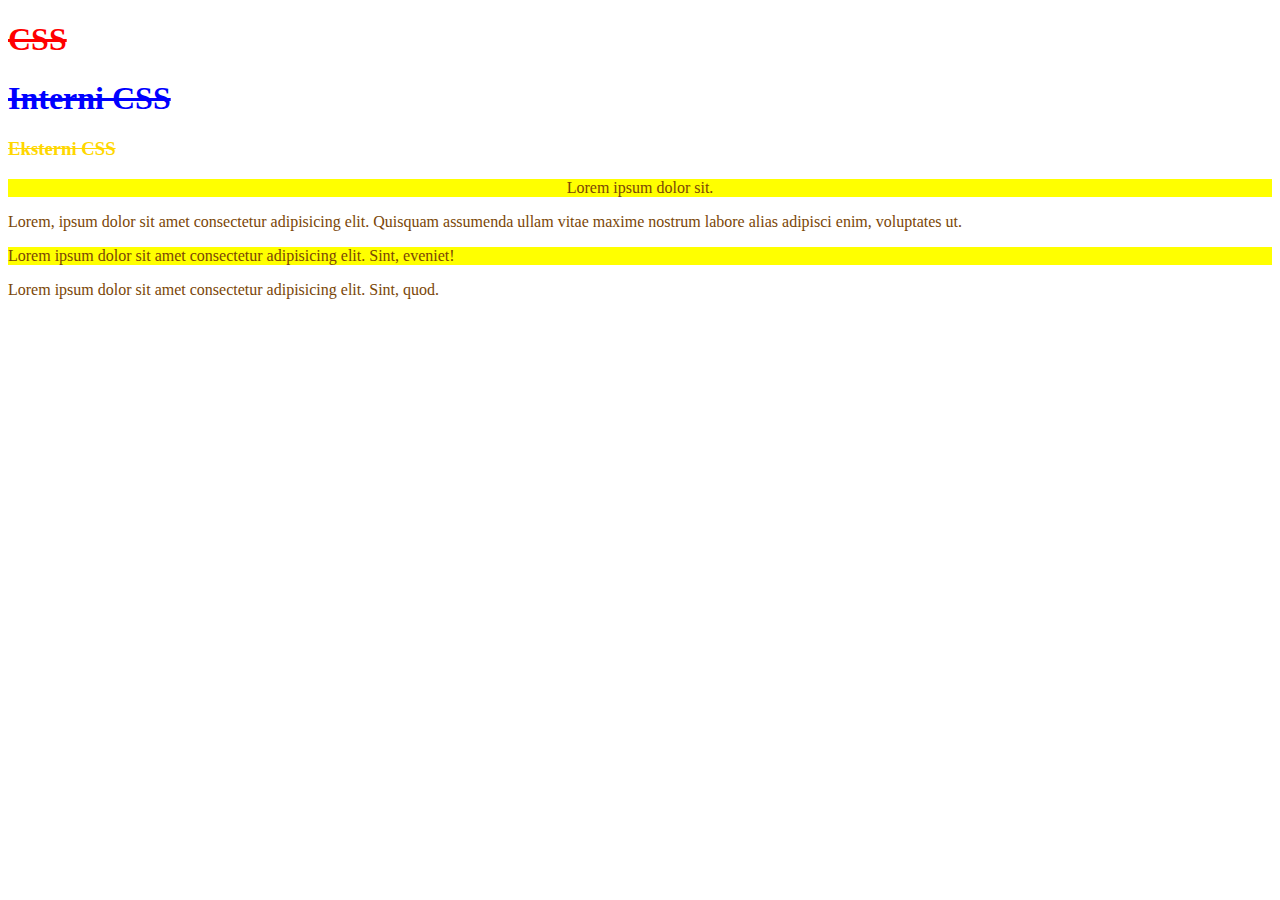
<file: 02_CSS/01_CSS_OSNOVE/index.html>
<!DOCTYPE html>
<html lang="en">
<head>
    <meta charset="UTF-8">
    <meta http-equiv="X-UA-Compatible" content="IE=edge">
    <meta name="viewport" content="width=device-width, initial-scale=1.0">
    <title>CSS</title>

    <style>
        h1 {
            color: blue;
            text-decoration: line-through;
        }
    </style>

    <link rel="stylesheet" href="still.css">
</head>
<body>
    <h1 style="color: red; text-decoration:line-through">CSS</h1>
    <h1>Interni CSS</h1>
    <h3>Eksterni CSS</h3>

    <p id="prvi" class="zuta_pozadina">Lorem ipsum dolor sit.</p>
    <p>Lorem, ipsum dolor sit amet consectetur adipisicing elit. Quisquam assumenda ullam vitae maxime nostrum labore alias adipisci enim, voluptates ut.</p>
    <p class="zuta_pozadina">Lorem ipsum dolor sit amet consectetur adipisicing elit. Sint, eveniet!</p>
    <p>Lorem ipsum dolor sit amet consectetur adipisicing elit. Sint, quod.</p>

    
</body>
</html>
</file>
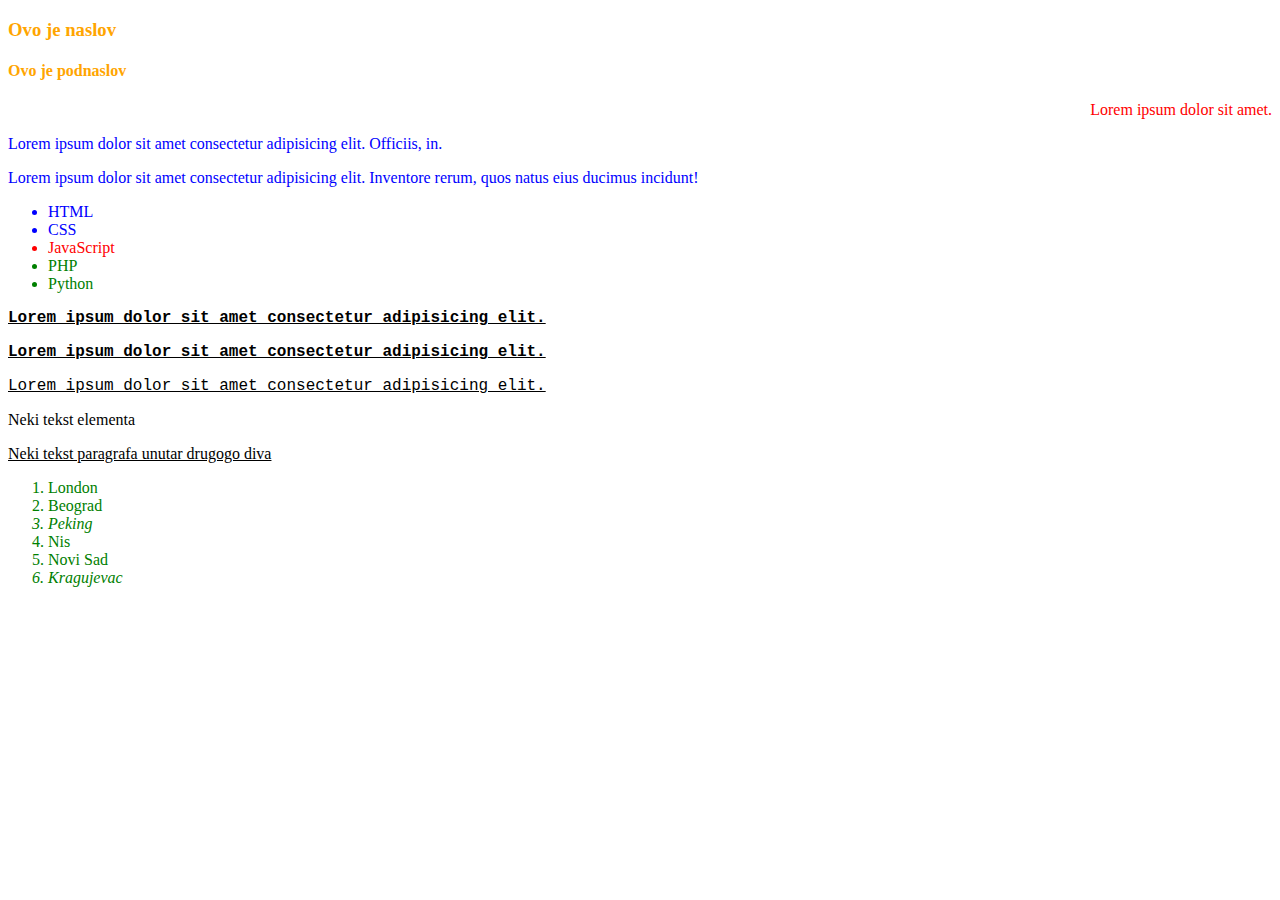
<file: 02_CSS/02_CSS_NAPREDNO/index.html>
<!DOCTYPE html>
<html lang="en">
<head>
    <meta charset="UTF-8">
    <meta http-equiv="X-UA-Compatible" content="IE=edge">
    <meta name="viewport" content="width=device-width, initial-scale=1.0">
    <title>CSS napredno</title>
    <link rel="stylesheet" href="style.css">
</head>
<body>
    <h3>Ovo je naslov</h3>
    <h4>Ovo je podnaslov</h4>

    <p class="crveni_paragraf desno_poravnanje">Lorem ipsum dolor sit amet.</p>

    <p class="drugi">
        Lorem ipsum dolor sit amet consectetur adipisicing elit. Officiis, in.
    </p>

    <p id="treci">
        Lorem ipsum dolor sit amet consectetur adipisicing elit. Inventore rerum, quos natus eius ducimus incidunt!
    </p>

    <ul>
        <li class="kurs">HTML</li>
        <li class="kurs">CSS</li>
        <li class="kurs" id="redd">JavaScript</li>
        <li>PHP</li>
        <li>Python</li>
    </ul>
    <div id="divizija">
        <p class="podparagraf">Lorem ipsum dolor sit amet consectetur adipisicing elit.</p>
        <p class="podparagraf">Lorem ipsum dolor sit amet consectetur adipisicing elit.</p>
        <p id="tekst_paragrafa">Lorem ipsum dolor sit amet consectetur adipisicing elit.</p>

        <div>
            Neki tekst elementa

            <p>
                Neki tekst paragrafa unutar drugogo diva
            </p>
        </div>
    </div>

    <ol>
        <li>London</li>
        <li>Beograd</li>
        <li>Peking</li>
        <li>Nis</li>
        <li>Novi Sad</li>
        <li>Kragujevac</li>
    </ol>
</body>
</html>
</file>
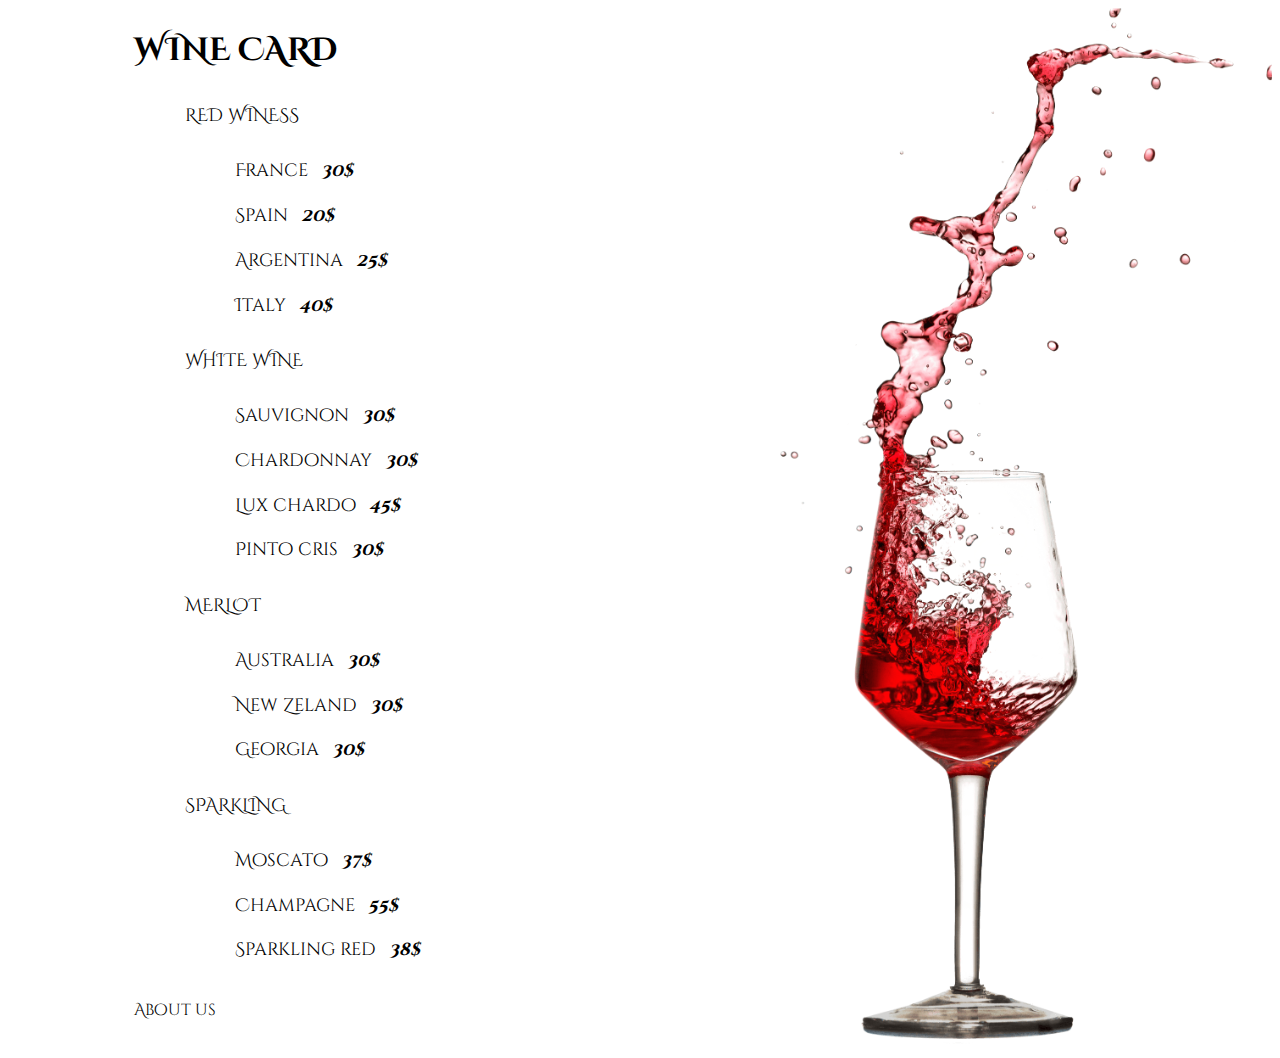
<file: 01_HTML/karta vina.html>
<!DOCTYPE html>
<html lang="en">
<head>
    <meta charset="UTF-8">
    <meta http-equiv="X-UA-Compatible" content="IE=edge">
    <meta name="viewport" content="width=device-width, initial-scale=1.0">
    <title>Document</title>
</head>
<style>
  @import url('https://fonts.googleapis.com/css2?family=Cinzel+Decorative:wght@400;700;900&display=swap');

    body {
        font-family: 'Cinzel Decorative', cursive;
    }
    ol {
        list-style: none;
        text-align: initial;
        
    }
    ul {
        list-style: none;
        text-align: left;
       
        
    }
    ol li {
        padding: 0.65rem;
        font-size: 1.1rem;
    }
    a {
        text-decoration: none;
        color: black;
    }
    
    span {
        font-weight: 700;
        margin-left: 2%;
        font-style: italic;
        display: inline-block;
    }
    img {
        width: 500px;
        margin-left: 100px;
    }
    .container {
        display: flex;
        justify-content:space-between;
    }
    .winelist {
        padding-left: 10%;
        width: 60%;
    }
    p {
        font-style: italic bold;

    }
</style>
<body>
    <div class="container">
    <div class="winelist">
        <a href="https://en.wikipedia.org/wiki/Wine" target="_blank"><h1>WINE CARD</h1></a>
    <ol>
        <li>
            RED WINESS
        </li>
        <li>
            <ul>
                <li>France <span>30$</span></li>
                <li>Spain   <span>20$</span></li>
                <li>Argentina   <span>25$</span></li>
                <li>Italy   <span>40$</span></li>
            </ul>
        </li>
        <li>
            WHITE WINE
        </li>
        <li>
            <ul>
                <li>Sauvignon <span>30$</span></li>
                <li>Chardonnay <span>30$</span></li>
                <li>Lux chardo <span>45$</span></li>
                <li>Pinto cris <span>30$</span></li>
            </ul>
        </li>
        <li>MERLOT</li>
        <li>
            <ul>
                <li>Australia <span>30$</span></li>
                <li>New Zeland <span>30$</span></li>
                <li>Georgia <span>30$</span></li>
            </ul>
        </li>
        <li>SPARKLING</li>
        <li>
            <ul>
                <li>Moscato <span>37$</span></li>
                <li>Champagne <span>55$</span></li>
                <li>Sparkling red <span>38$</span></li>
            </ul>
        </li>
    </ol>
    <p><a href="pomocna.html">About us</a></p>
</div>
<div class="glass">
    <a href="https://www.w3schools.com/default.asp" target="_blank"><img src="casavina.png" alt="glass of wine"></a>
</div>
</div>
</body>
</html>
</file>
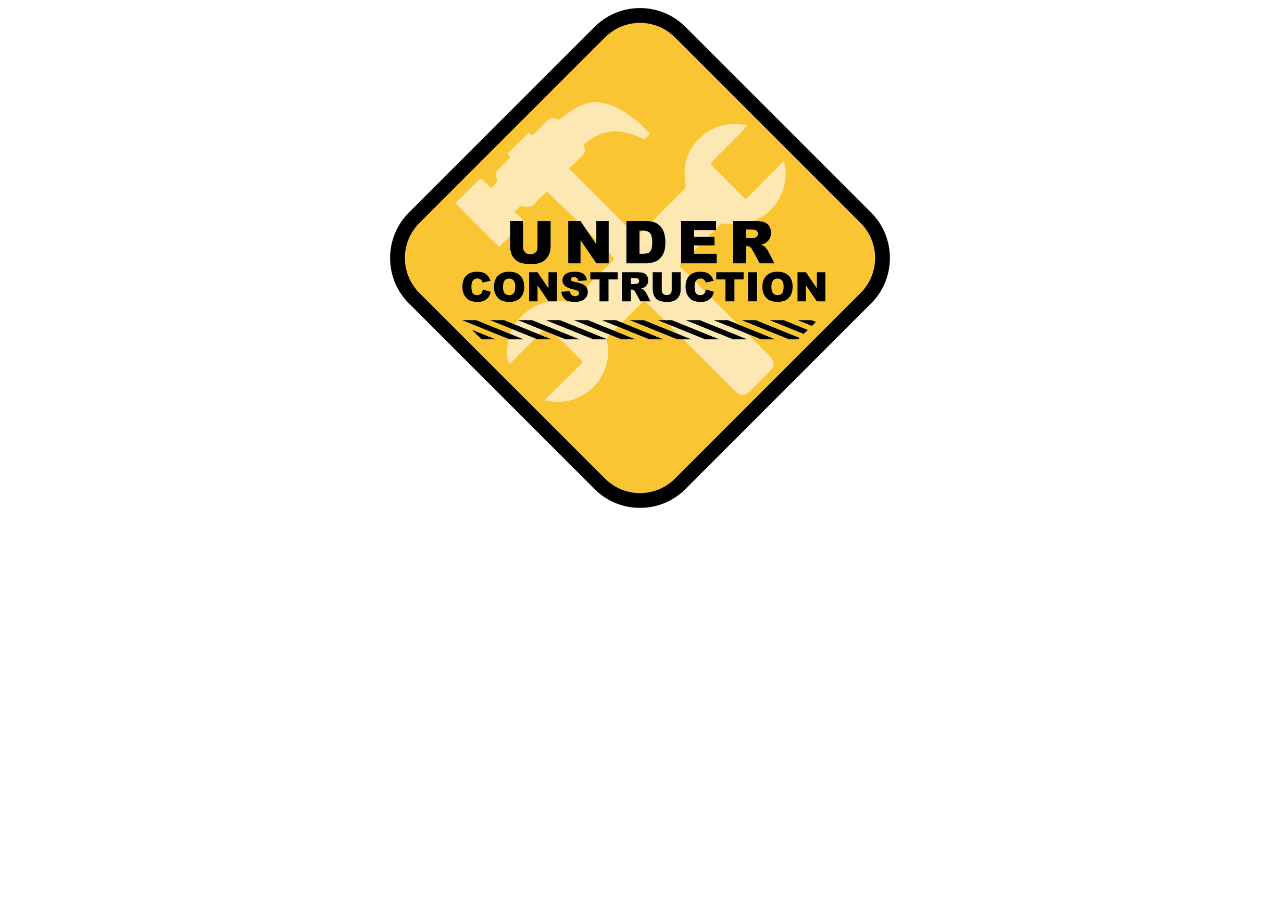
<file: 01_HTML/pomocna.html>
<!DOCTYPE html>
<html lang="en">
<head>
    <meta charset="UTF-8">
    <meta http-equiv="X-UA-Compatible" content="IE=edge">
    <meta name="viewport" content="width=device-width, initial-scale=1.0">
    <title>Document</title>
</head>
<style>
    .center {
        display: block;
        margin-left: auto;
        margin-right: auto;
    }
</style>
<body>
    <a href="karta vina.html"><img class="center" src="underconst.png" alt="under construction" width="500px"></a>
</body>
</html>
</file>
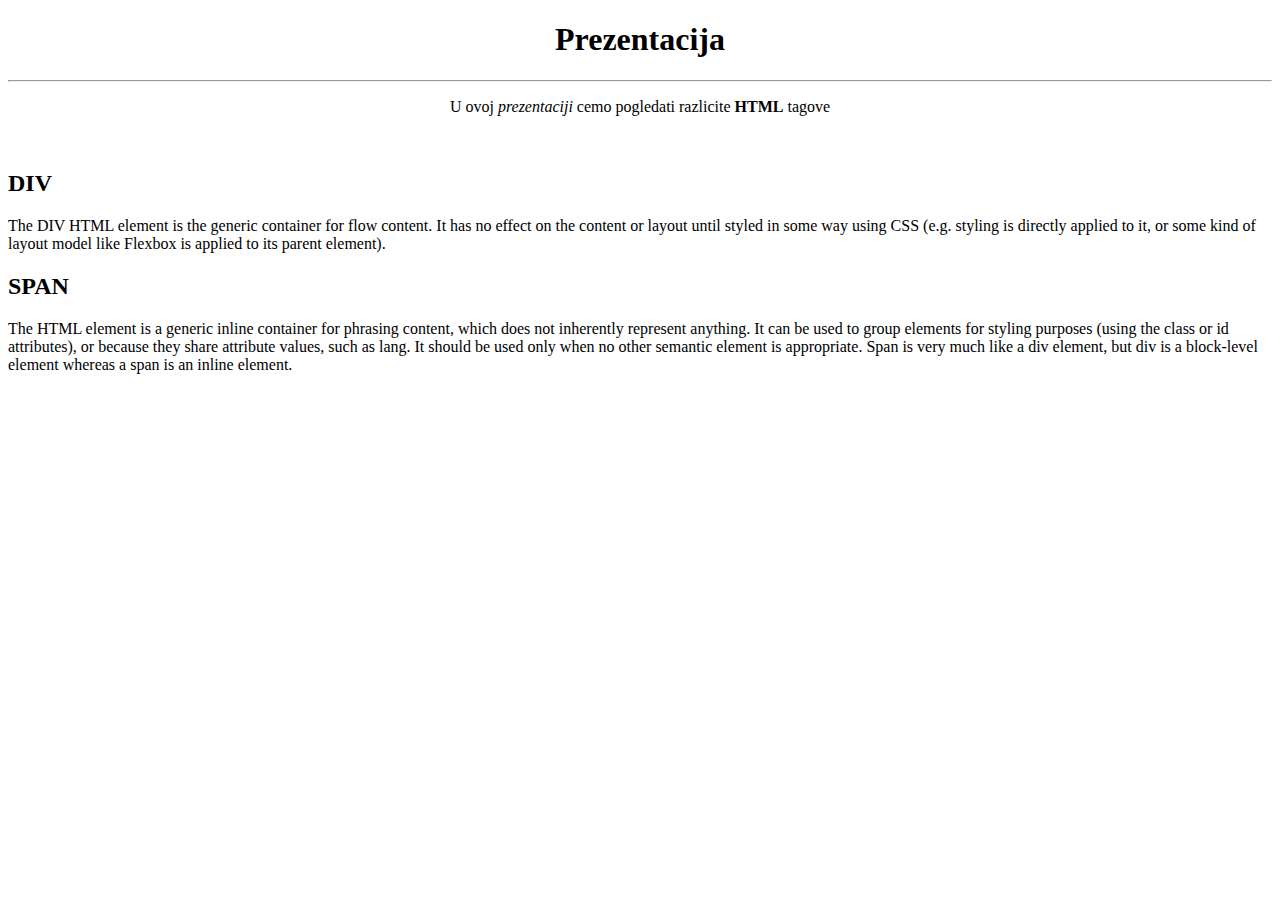
<file: 01_HTML/test.html>
<!DOCTYPE html>
<html lang="en">
<head>
    <meta charset="UTF-8">
    <meta http-equiv="X-UA-Compatible" content="IE=edge">
    <meta name="viewport" content="width=<device-width>, initial-scale=1.0">
    <title>Document</title>
</head>
<body>
    <center><h1>Prezentacija</h1></center>
    <hr>
    <center><p>U ovoj <i>prezentaciji</i> cemo pogledati razlicite <b>HTML</b> tagove</p></center>
    <br>
    
    <div class="DIV">
        <h2>DIV</h2>
        <p>The DIV HTML element is the generic container for flow content.
        It has no effect on the content or layout until styled in some
        way using CSS (e.g. styling is directly applied to it, or some kind 
        of layout model like Flexbox is applied to its parent element).</p>
        
    </div>

    <div class="span">
        <h2>SPAN</h2>
        <p>The <span> HTML element is a generic inline container for phrasing
            content, which does not inherently represent anything.
            It can be used to group elements for styling purposes (using the class or id attributes),
            or because they share attribute values, such as lang.
            It should be used only when no other semantic element is appropriate.
            Span is very much like a div element, but div is a block-level element
            whereas a span is an inline element.</p>
    </div>

    
<!--OVO JE SAMO VEZBA-->
</body>
</html>
</file>
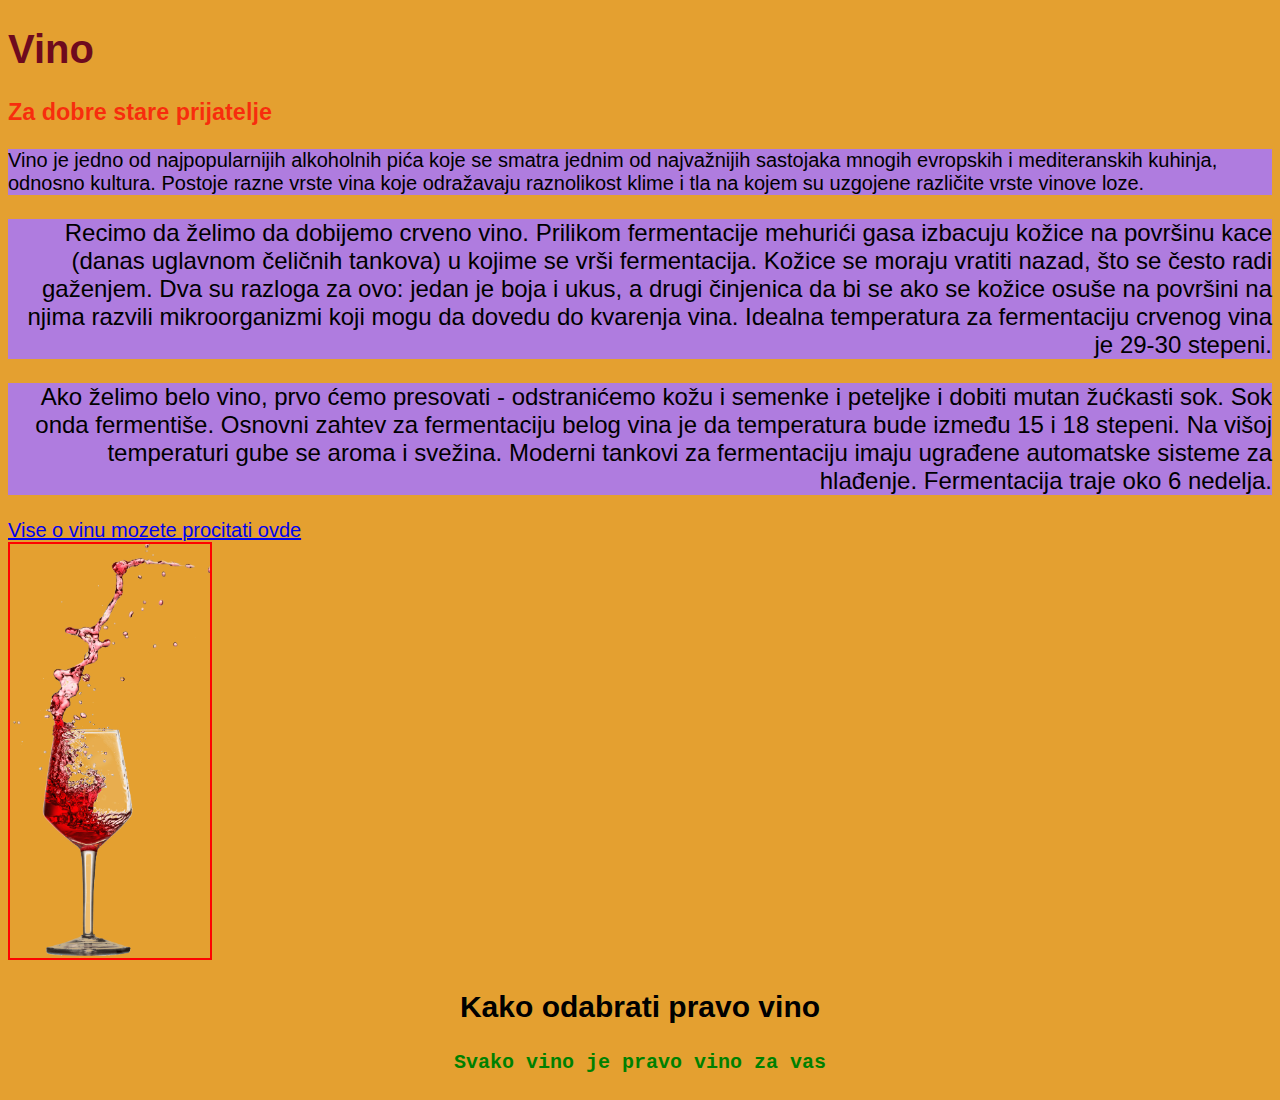
<file: 02_CSS/01_CSS_OSNOVE/vezba.html>
<!DOCTYPE html>
<html lang="en">
<head>
    <meta charset="UTF-8">
    <meta http-equiv="X-UA-Compatible" content="IE=edge">
    <meta name="viewport" content="width=device-width, initial-scale=1.0">
    <title>Document</title>
    <link rel="stylesheet" href="style.css">
</head>
<body>
    <h1>Vino</h1>
    <h3>Za dobre stare prijatelje</h3>

    <p>
        Vino je jedno od najpopularnijih alkoholnih pića koje se smatra
        jednim od najvažnijih sastojaka mnogih evropskih i mediteranskih kuhinja, odnosno kultura. Postoje razne vrste vina koje
        odražavaju raznolikost klime i tla na kojem su uzgojene različite vrste vinove loze.
    </p>

    <p class="para">
        Recimo da želimo da dobijemo crveno vino. Prilikom fermentacije mehurići gasa izbacuju kožice na površinu kace (danas uglavnom čeličnih tankova) u kojime se vrši fermentacija. Kožice se moraju vratiti nazad, što se često radi gaženjem. Dva su razloga za ovo: jedan je boja i ukus, a drugi činjenica da bi se ako se kožice osuše na površini na njima razvili mikroorganizmi koji mogu da dovedu do kvarenja vina. Idealna temperatura za fermentaciju crvenog vina je 29-30 stepeni.

    </p>
    <p class="para">
        Ako želimo belo vino, prvo ćemo presovati - odstranićemo kožu i semenke i peteljke i dobiti mutan žućkasti sok. Sok onda fermentiše. Osnovni zahtev za fermentaciju belog vina je da temperatura bude između 15 i 18 stepeni. Na višoj temperaturi gube se aroma i svežina. Moderni tankovi za fermentaciju imaju ugrađene automatske sisteme za hlađenje. Fermentacija traje oko 6 nedelja.</p>

        <a href="https://sh.wikipedia.org/wiki/Vino#/media/Datoteka:Red_Wine_Glass.jpg">Vise o vinu mozete procitati ovde</a>
        <br>
        <img src="casavina.png" alt="glass of vine">
        <h2>Kako odabrati pravo vino</h2>
        <h4>Svako vino je pravo vino za vas</h4>
</body>
</html>
</file>
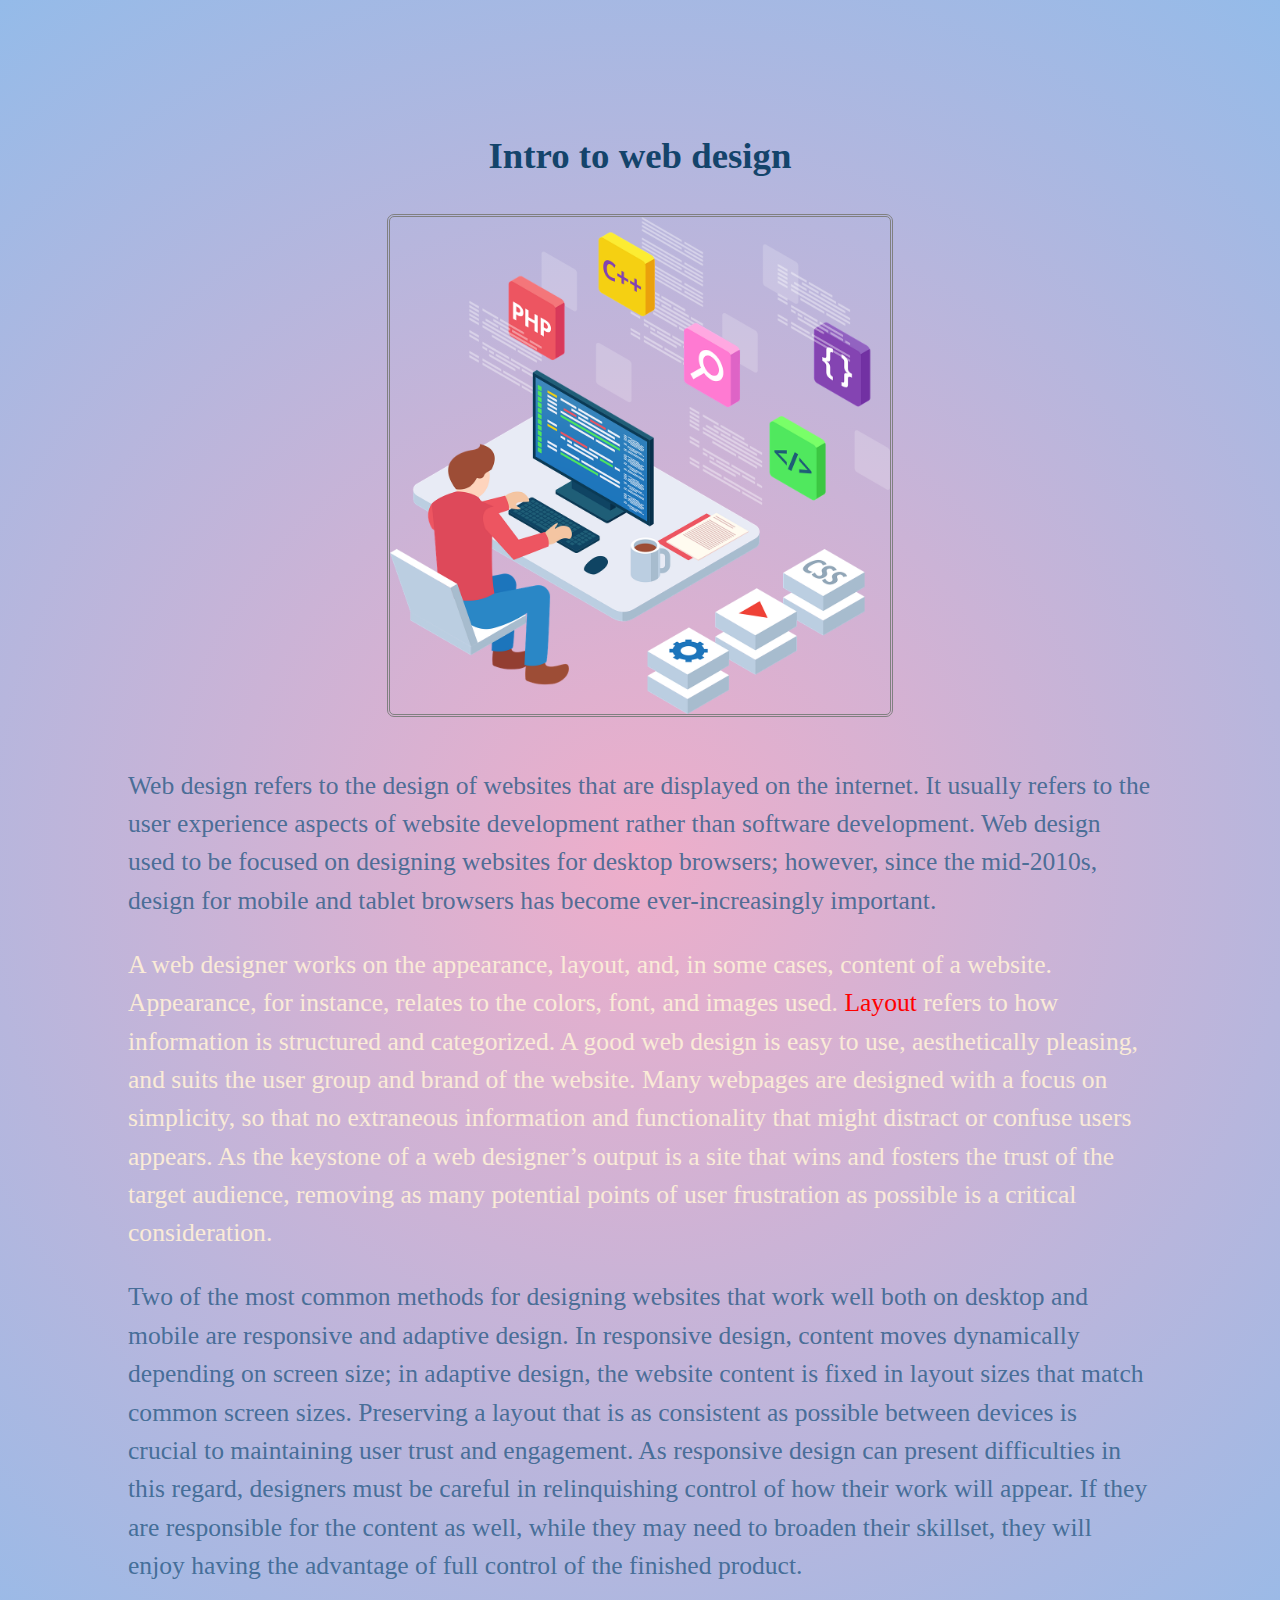
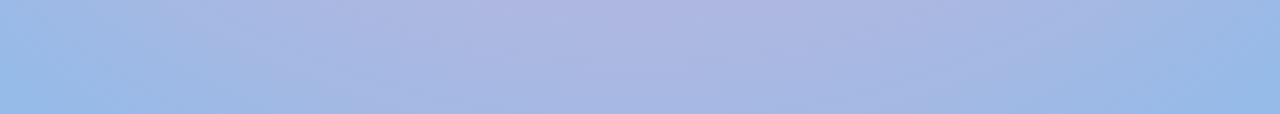
<file: 02_CSS/02_CSS_NAPREDNO/vezba4.html>
<!DOCTYPE html>
<html lang="en">
<head>
    <meta charset="UTF-8">
    <meta http-equiv="X-UA-Compatible" content="IE=edge">
    <meta name="viewport" content="width=device-width, initial-scale=1.0">
    <title>Document</title>
    <link rel="stylesheet" href="style4.css">
</head>
<body>
    <h2>Intro to web design</h2>

    <a href="https://www.interaction-design.org/literature/topics/web-design" target="_blank"><img src="webdev.png" alt="web developer"></a>

    <p class="pit">
        Web design refers to the design of websites that are displayed on the internet. It usually refers to the user experience aspects of website development rather than software development. Web design used to be focused on designing websites for desktop browsers; however, since the mid-2010s, design for mobile and tablet browsers has become ever-increasingly important.
    </p>
    <p id="paraf">
        A web designer works on the appearance, layout, and, in some cases, content of a website. Appearance, for instance, relates to the colors, font, and images used. <a href="https://www.interaction-design.org/literature/topics/web-design">Layout</a> refers to how information is structured and categorized. A good web design is easy to use, aesthetically pleasing, and suits the user group and brand of the website. Many webpages are designed with a focus on simplicity, so that no extraneous information and functionality that might distract or confuse users appears. As the keystone of a web designer’s output is a site that wins and fosters the trust of the target audience, removing as many potential points of user frustration as possible is a critical consideration.
    </p>
    <p class="pit">
        Two of the most common methods for designing websites that work well both on desktop and mobile are responsive and adaptive design. In responsive design, content moves dynamically depending on screen size; in adaptive design, the website content is fixed in layout sizes that match common screen sizes. Preserving a layout that is as consistent as possible between devices is crucial to maintaining user trust and engagement. As responsive design can present difficulties in this regard, designers must be careful in relinquishing control of how their work will appear. If they are responsible for the content as well, while they may need to broaden their skillset, they will enjoy having the advantage of full control of the finished product.
    </p>
</body>
</html>
</file>
<file: 02_CSS/01_CSS_OSNOVE/still.css>
h3 {
  color: gold;
  text-decoration: line-through;
}
p {
  color: rgb(122, 70, 6);
}
#prvi {
  text-align: center;
}
.zuta_pozadina {
  background-color: yellow;
}
</file>
<file: 02_CSS/02_CSS_NAPREDNO/style.css>
.crveni_paragraf {
  color: red;
}
.desno_poravnanje {
  text-align: right;
}
h3,
h4 {
  color: orange;
}
.drugi,
#treci {
  color: blue;
}

/* Prioritet
id > klasa > selektor 
*/
li {
  color: green;
}
.kurs {
  color: blue;
}
#redd {
  color: red;
}

/*SELEKTOVATI SVE P UNUTAR DIV ELEMENTA*/

div p {
  text-decoration: underline;
}
div .podparagraf {
  font-weight: bold;
}

/*SELEKTUJE SAMO DIREKTNE POTOMKE*/
#divizija > p {
  font-family: "Courier New", Courier, monospace;
}

/*SELEKTUJE SVAKI TRECI UNUTAR LISTE, 3n je BROJ DELJIV SA 3 (3, 6, 9) a treci je samo broj, odd, even*/
ol li:nth-child(3n) {
  font-style: italic;
}
</file>
<file: 02_CSS/01_CSS_OSNOVE/style.css>
h1 {
  color: #6e0a1e;
}
h3 {
  color: rgba(255, 0, 0, 0.726);
}
p {
  background-color: rgb(175, 124, 223);
}
img {
  width: 200px;
  border: 2px solid red;
}
body {
  background-color: #e4a030;
  font-family: Arial, Helvetica, sans-serif;
  font-size: 20px;
}
h2 {
  text-align: center;
}
.para {
  text-align: right;
  font-size: 24px;
}
h4 {
  text-align: center;
  color: green;
  font-family: "Courier New", Courier, monospace;
}
a:hover {
  color: yellow;
}
a:visited {
  color: green;
}
</file>
<file: 02_CSS/02_CSS_NAPREDNO/style4.css>
body {
  margin: 10%;
  line-height: 1.5;
  background: rgb(238, 174, 202);
  background: radial-gradient(
    circle,
    rgba(238, 174, 202, 1) 0%,
    rgba(148, 187, 233, 1) 100%
  );
}
h2 {
  text-align: center;
  font-size: 2.3rem;
  color: rgb(20, 68, 107);
  text-shadow: 2px;
}
img {
  width: 500px;
  display: block;
  margin-left: auto;
  margin-right: auto;
  border: 3px solid gray;
  border-style: double;
  border-radius: 7px;
  margin-bottom: 50px;
  transition: transform 0.2s;
}
img:hover {
  transform: scale(1.1);
}

.pit {
  font-size: 1.6rem;
  font-family: Cambria, Cochin, Georgia, Times, "Times New Roman", serif;
  color: rgba(42, 91, 134, 0.808);
}
#paraf {
  color: antiquewhite;
  font-size: 1.6rem;
}
a {
  text-decoration: none;
  color: red;
}
a:hover {
  color: green;
}
</file>
